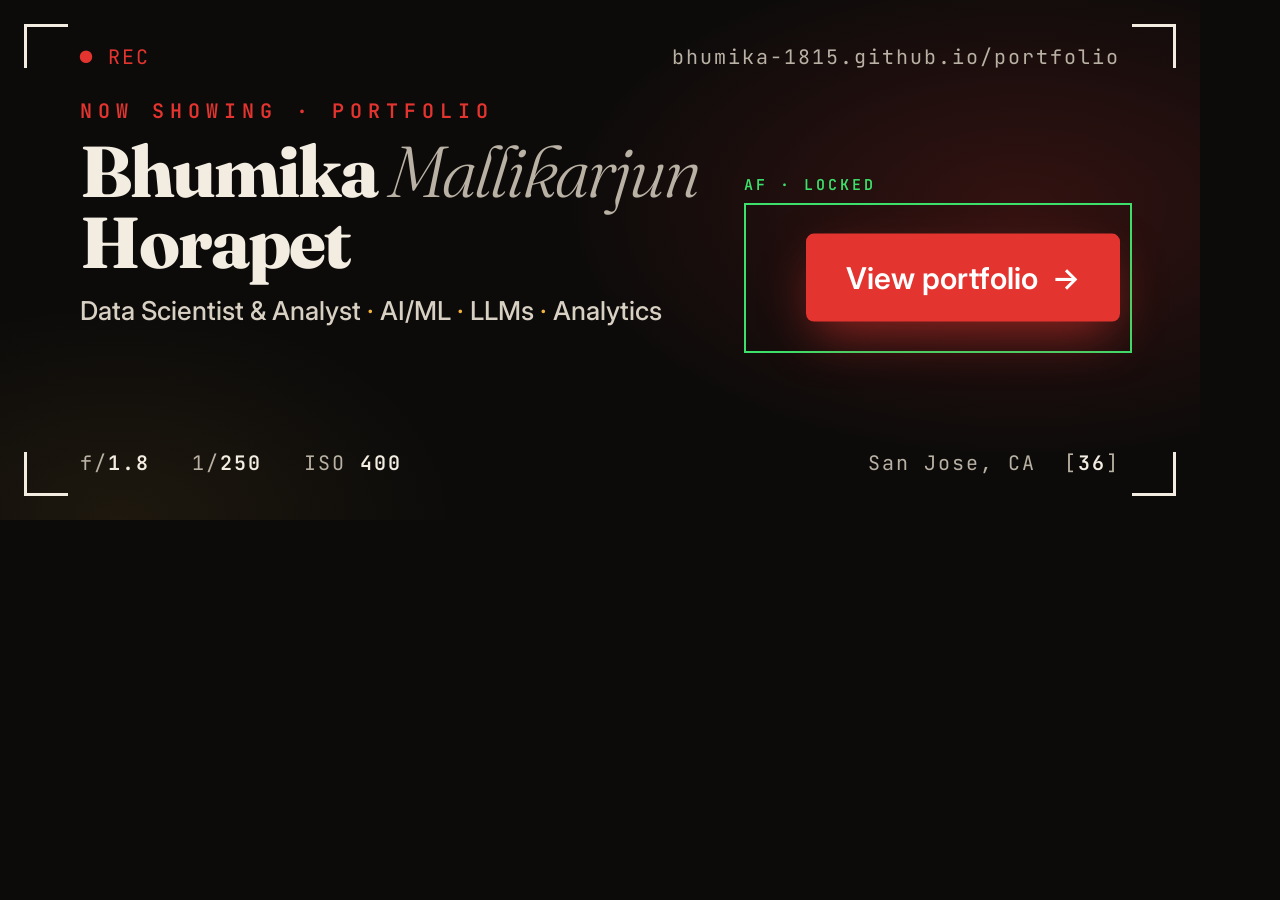
<file: assets/email/banner.html>
<!DOCTYPE html>
<html><head><meta charset="UTF-8">
<link href="https://fonts.googleapis.com/css2?family=Fraunces:ital,opsz,wght@0,9..144,800;1,9..144,300&family=JetBrains+Mono:wght@400;600&family=Inter:wght@500;600&display=swap" rel="stylesheet">
<style>
*{margin:0;padding:0;box-sizing:border-box}
html,body{width:1200px;height:520px;background:#0c0b0a;overflow:hidden}
.b{position:relative;width:1200px;height:520px;padding:64px 80px;color:#f2ece1;font-family:Inter,sans-serif;
 background:radial-gradient(ellipse 55% 70% at 85% 40%,rgba(227,52,47,.18),transparent 70%),radial-gradient(ellipse 40% 60% at 10% 100%,rgba(242,179,61,.08),transparent 70%),#0c0b0a}
.c{position:absolute;width:44px;height:44px;border:0 solid #f2ece1}
.tl{top:24px;left:24px;border-width:3px 0 0 3px}.tr{top:24px;right:24px;border-width:3px 3px 0 0}
.bl{bottom:24px;left:24px;border-width:0 0 3px 3px}.br{bottom:24px;right:24px;border-width:0 3px 3px 0}
.hud{position:absolute;left:80px;right:80px;font:400 20px 'JetBrains Mono';color:#b9b1a4;letter-spacing:2px;display:flex;justify-content:space-between}
.top{top:44px}.bot{bottom:44px}.hud b{color:#f2ece1;font-weight:600}.rec{color:#e3342f}
.k{margin-top:34px;font:600 20px 'JetBrains Mono';color:#e3342f;letter-spacing:6px;text-transform:uppercase}
h1{margin-top:12px;font:800 72px/0.98 Fraunces;letter-spacing:-2px}
h1 i{font-weight:300;color:#b9b1a4}
.r{margin-top:18px;font:500 26px Inter;color:#d8d0c3}.r em{font-style:normal;color:#f2b33d}
.btn{position:absolute;right:80px;top:50%;transform:translateY(-30%);background:#e3342f;color:#fff;font:600 30px Inter;padding:26px 40px;border-radius:8px;box-shadow:0 20px 50px -10px rgba(227,52,47,.6)}
.af{position:absolute;right:68px;top:50%;width:388px;height:150px;transform:translateY(-38%);border:2px solid #3ce06b}
.af:after{content:"AF · LOCKED";position:absolute;top:-30px;left:-2px;font:600 15px 'JetBrains Mono';color:#3ce06b;letter-spacing:3px}
</style></head>
<body><div class="b">
<span class="c tl"></span><span class="c tr"></span><span class="c bl"></span><span class="c br"></span>
<div class="hud top"><span class="rec">● REC</span><span>bhumika-1815.github.io/portfolio</span></div>
<p class="k">Now showing · Portfolio</p>
<h1>Bhumika <i>Mallikarjun</i><br>Horapet</h1>
<p class="r">Data Scientist &amp; Analyst <em>·</em> AI/ML <em>·</em> LLMs <em>·</em> Analytics</p>
<div class="af"></div>
<div class="btn">View portfolio &nbsp;→</div>
<div class="hud bot"><span>f/<b>1.8</b> &nbsp; 1/<b>250</b> &nbsp; ISO <b>400</b></span><span>San Jose, CA &nbsp;[<b>36</b>]</span></div>
</div></body></html>
</file>
